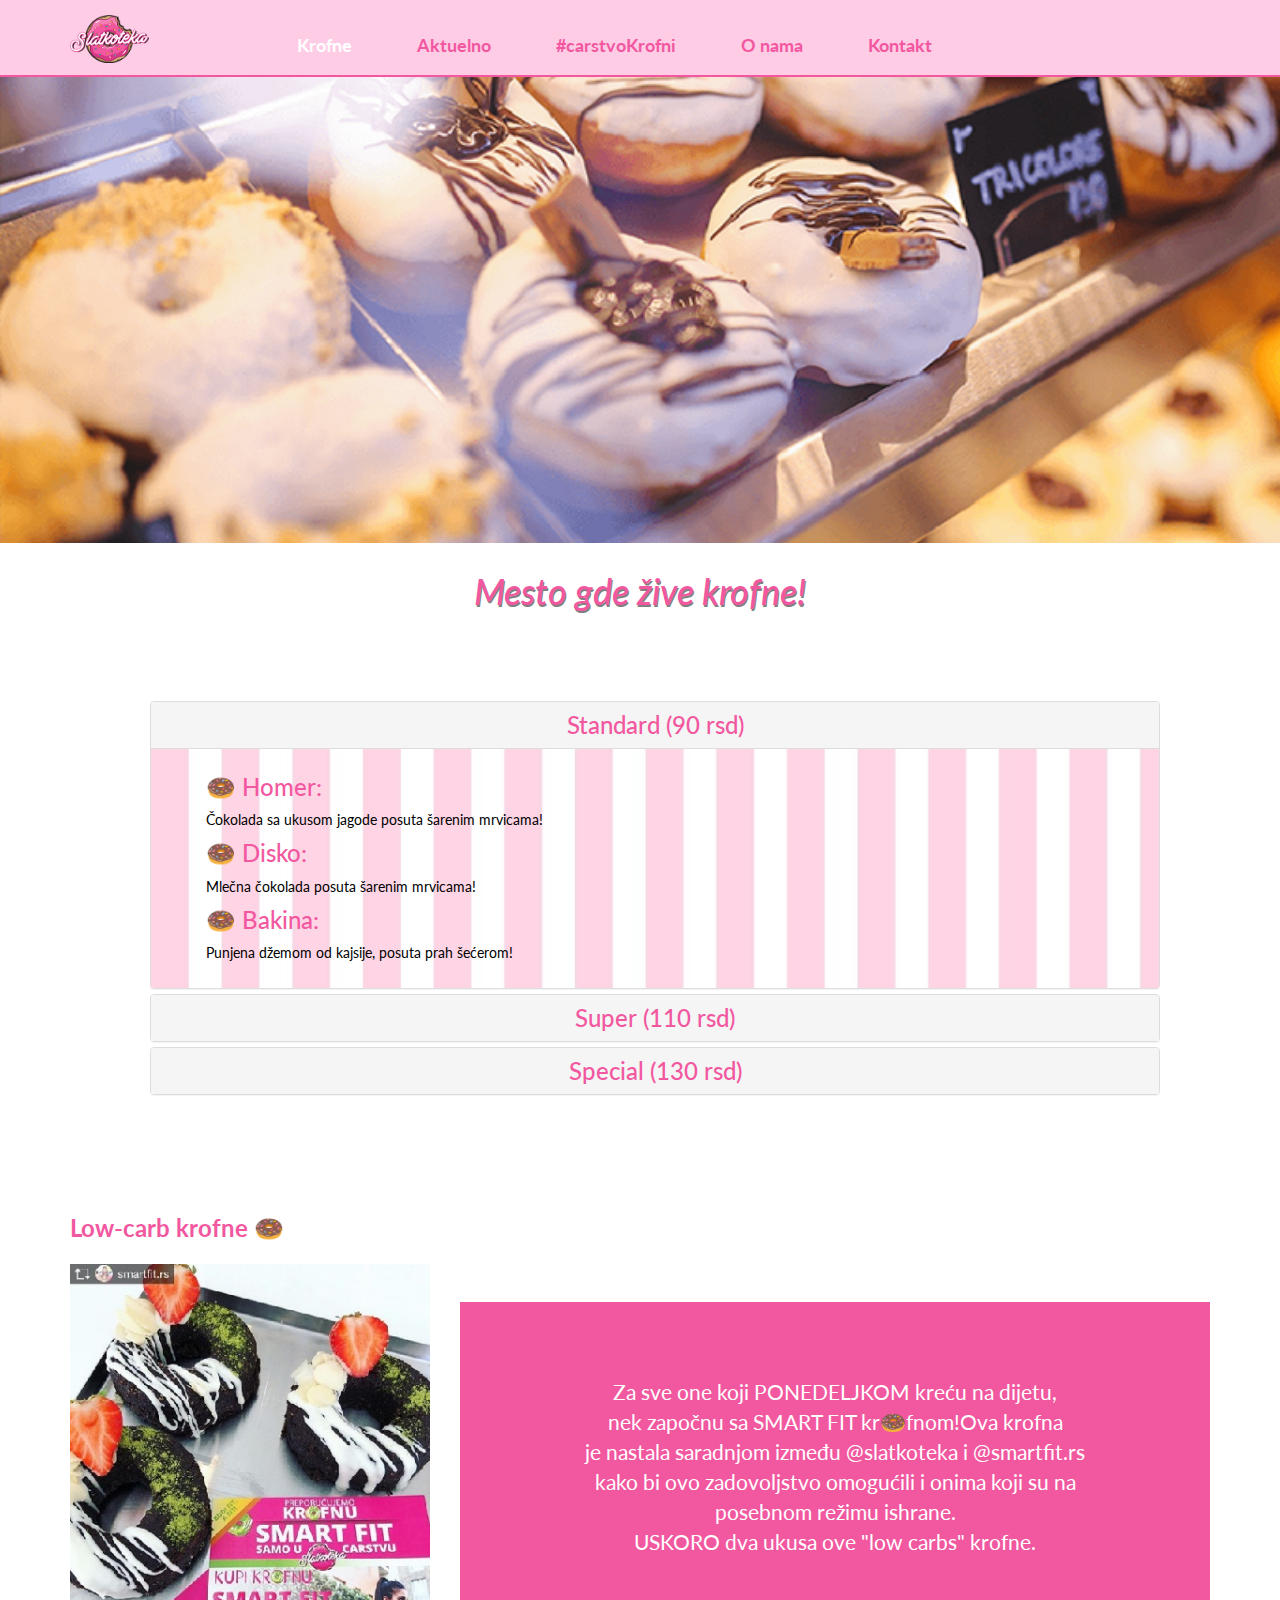
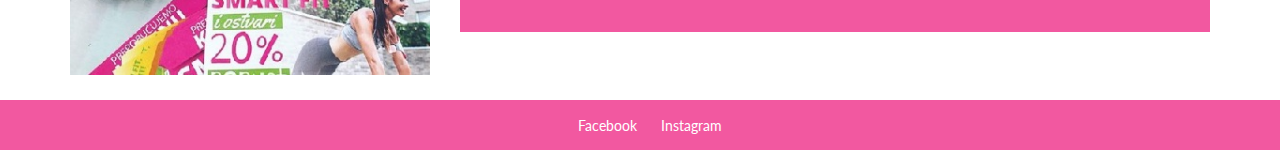
<file: Slatkoteka/index.html>
<!DOCTYPE html>
<html lang="en">
<head>
	<title>Slatkoteka</title>
	<link rel="icon" href="images/icon.png" id="icon">
    <meta charset="utf-8">
    <meta name="viewport" content="width=device-width, initial-scale=1">
    <link rel="stylesheet" href="https://maxcdn.bootstrapcdn.com/bootstrap/3.3.7/css/bootstrap.min.css">
    <link rel="stylesheet" type="text/css" href="css/style.css">
    <link href="https://fonts.googleapis.com/css?family=Lato" rel="stylesheet"> 
    <script src="https://ajax.googleapis.com/ajax/libs/jquery/3.2.1/jquery.min.js"></script>
    <script src="https://maxcdn.bootstrapcdn.com/bootstrap/3.3.7/js/bootstrap.min.js"></script>
    <script src="js/main.js" type="text/javascript"></script>

    <!--collapse background-->
    <style type="text/css">
    	
		#collapse1, #collapse2, #collapse3{
			background-image: url("images/super.jpg");
		}

    </style>
    <!--*********************************-->

</head>
<body>
	<header>
		<nav class="navbar navbar-inverse navbar-fixed-top" id="meni">
		  <div class="container">
		    <div class="navbar-header">
		    	<button id="button" type="button" class="navbar-toggle" data-toggle="collapse" data-target="#myNavbar">
			        <span class="icon-bar"></span>
			        <span class="icon-bar"></span>
			        <span class="icon-bar"></span> 
			    </button>
			    <a class="navbar-brand" href="index.html"><img src="images/logo.png" id="logo" alt="logo"></a>
			    
		    </div>
		    
		    <div class="collapse navbar-collapse" id="myNavbar">
			    <ul class="nav navbar-nav">
			      	<li class="active"><a href="index.html">Krofne</a></li>
			      	<li><a href="aktuelno.html">Aktuelno</a></li>	
			      	<li><a href="galerija.html">#carstvoKrofni</a></li>			
					<li><a href="info.html">O nama</a></li>
					<li><a href="kontakt.html">Kontakt</a></li>
			    </ul>
		  	</div>	
		</nav>
	</header>



		<div class=" slider" id="main-slider">
			<div class="slider-wrapper">
				<img src="images/album/album21.png" alt="First" class="slide img-responsive" />
				<img src="images/album/cover.jpg" alt="Second" class="slide img-responsive" />
				<img src="images/album/album22.png" alt="Third" class="slide img-responsive" />
			</div>
		</div>		

	<div id="content" class="container">
		
		<div class="row">
  			<div class="col-md-12"><h1 id="krofna">Mesto gde žive krofne!</h1></div>
		</div>
		


		<div class="container" id="ponuda">
  
		  <div class="panel-group" id="kategorija">
		    <div class="panel panel-default">
		      <div class="panel-heading">
		        <h4 class="panel-title">
		          <a data-toggle="collapse" data-parent="#kategorija" href="#collapse1">Standard (90 rsd)</a>
		        </h4>
		      </div>
		      <div id="collapse1" class="panel-collapse collapse in">
		        <div class="panel-body">
		        	<ul>
		        		<li><h5>🍩 Homer:</h5>Čokolada sa ukusom jagode posuta šarenim mrvicama!</li>
						<li><h5>🍩 Disko:</h5>Mlečna čokolada posuta šarenim mrvicama!</li>
						<li><h5>🍩 Bakina:</h5>Punjena džemom od kajsije, posuta prah šećerom!</li>
		        	</ul>
		        </div>
		      </div>
		   	</div>
		    <div class="panel panel-default">
		      <div class="panel-heading">
		        <h4 class="panel-title" >
		          <a data-toggle="collapse" data-parent="#kategorija" href="#collapse2">Super (110 rsd)</a>
		        </h4>
		      </div>
		      <div id="collapse2" class="panel-collapse collapse">
		        <div class="panel-body">
		        	<ul>
		        		<li><h5>🍩 Oreo:</h5>Bela čokolada i oreo keks!</li>
						<li><h5>🍩 Krofnaelo:</h5>Bela čokolada posuta seckanim lešnicima i kokosom!</li>
						<li><h5>🍩 Lenja:</h5>Punjena nadevom od jabuke, posuta prah šećerom i cimetom!</li>
						<li><h5>🍩 Bademina:</h5>Bela čokolada posuta listićima badema!</li>
		        	</ul>
		        </div>
		      </div>
		    </div>
		    <div class="panel panel-default">
		      <div class="panel-heading">
		        <h4 class="panel-title" >
		          <a data-toggle="collapse" data-parent="#kategorija" href="#collapse3">Special (130 rsd)</a>
		        </h4>
		      </div>
		      <div id="collapse3" class="panel-collapse collapse">
		        <div class="panel-body">
		        	<ul>
		        		<li><h5>🍩 Nutelofna:</h5>Umočena u nutelu, posuta seckanim lešnicima!</li>
						<li><h5>🍩 Nutelara:</h5>Punjena nutelom, umočena u mlečnu čokoladu i plazmu!</li>
						<li><h5>🍩 Kinder:</h5>Mlečna čokolada posuta lešnikom i punjena kinder belom čokoladom i kinder buenom u sredini!</li>
						<li><h5>🍩 Snikerka:</h5>Mlečna čokolada posuta kikirikijem, punjena karamel filov i snikersom u sredini!</li>
						<li><h5>🍩 Cheese cake:</h5>Bela čokolada posuta plazmom, punjena malina filom i rikotom u sredini!</li>
						<li><h5>🍩 Beli kinder:</h5>Bela čokolada prošarana mlečnom čokoladom i punjena kinder belom čokoladom u sredini uz kinder čokoladicu!</li>
						<li><h5>🍩 Trikolore:</h5>Bela čokolada prošarana mlečnom čokoladom, a punjena crnom čokoladom i kit kat čokoladicom u sredini!</li>
						<li><h5>🍩 Kapri:</h5>Mlečna čokolada posuta belim čokoladnim mrvicama, punjena vanila filom i filom od šumskog voća, sa malinom i nanom u sredini!</li>	
						<li><h5>🍩 Double Caramel:</h5>Bela čokolada posuta crnim čokoladnim mrvicama, punjena karamel filom i karamel prelivom, uz kockicu čokolade od karamele u sredini!</li>
						<li><h5>🍩 Nugatina:</h5>Mlečna čokolada posuta lešnicima sa nugat filom u sredini i nugat čokoladnom kockicom!</li>
		        	</ul>
		        </div>
		      </div>
		    </div>
		  </div> 
		</div>
		
		<div class="row">
			<div class="col-md-12">
				<h3 id="low-carb">Low-carb krofne 🍩 </h3>
			</div>
		  	<div class="col-md-4">
		  		<a href="https://www.smartfit.rs" target="_blank"><img src="images/low-carb.jpg" class="img-responsive" style="width:100%"></a>
		  	</div>
		  	<div class="col-md-8">
		  		<p id="low-carb-p">Za sve one koji PONEDELJKOM kreću na dijetu,<br> nek započnu sa SMART FIT kr🍩fnom!Ova krofna<br>je nastala saradnjom između <a href="https://www.instagram.com/slatkoteka/" target="_blank">@slatkoteka</a> i <a href="https://www.instagram.com/smartfit.rs/" target="_blank">@smartfit.rs</a><br> kako bi ovo zadovoljstvo omogućili i onima koji su na <br>posebnom režimu ishrane.<br>USKORO dva ukusa ove "low carbs" krofne.</p>
		  	</div>

		</div>
		
		 		
	</div>

	
	<footer>
		<div class="container">
			<ul id="footerMenu">
				<li><a href="https://www.facebook.com/Slatkoteka/" target="_blank")>Facebook</a></li>
				<li><a href="https://www.instagram.com/slatkoteka/" target="_blank">Instagram</a></li>	
			</ul>
		</div>
	</footer>
	
	
	

     

</body>


</html>
</file>
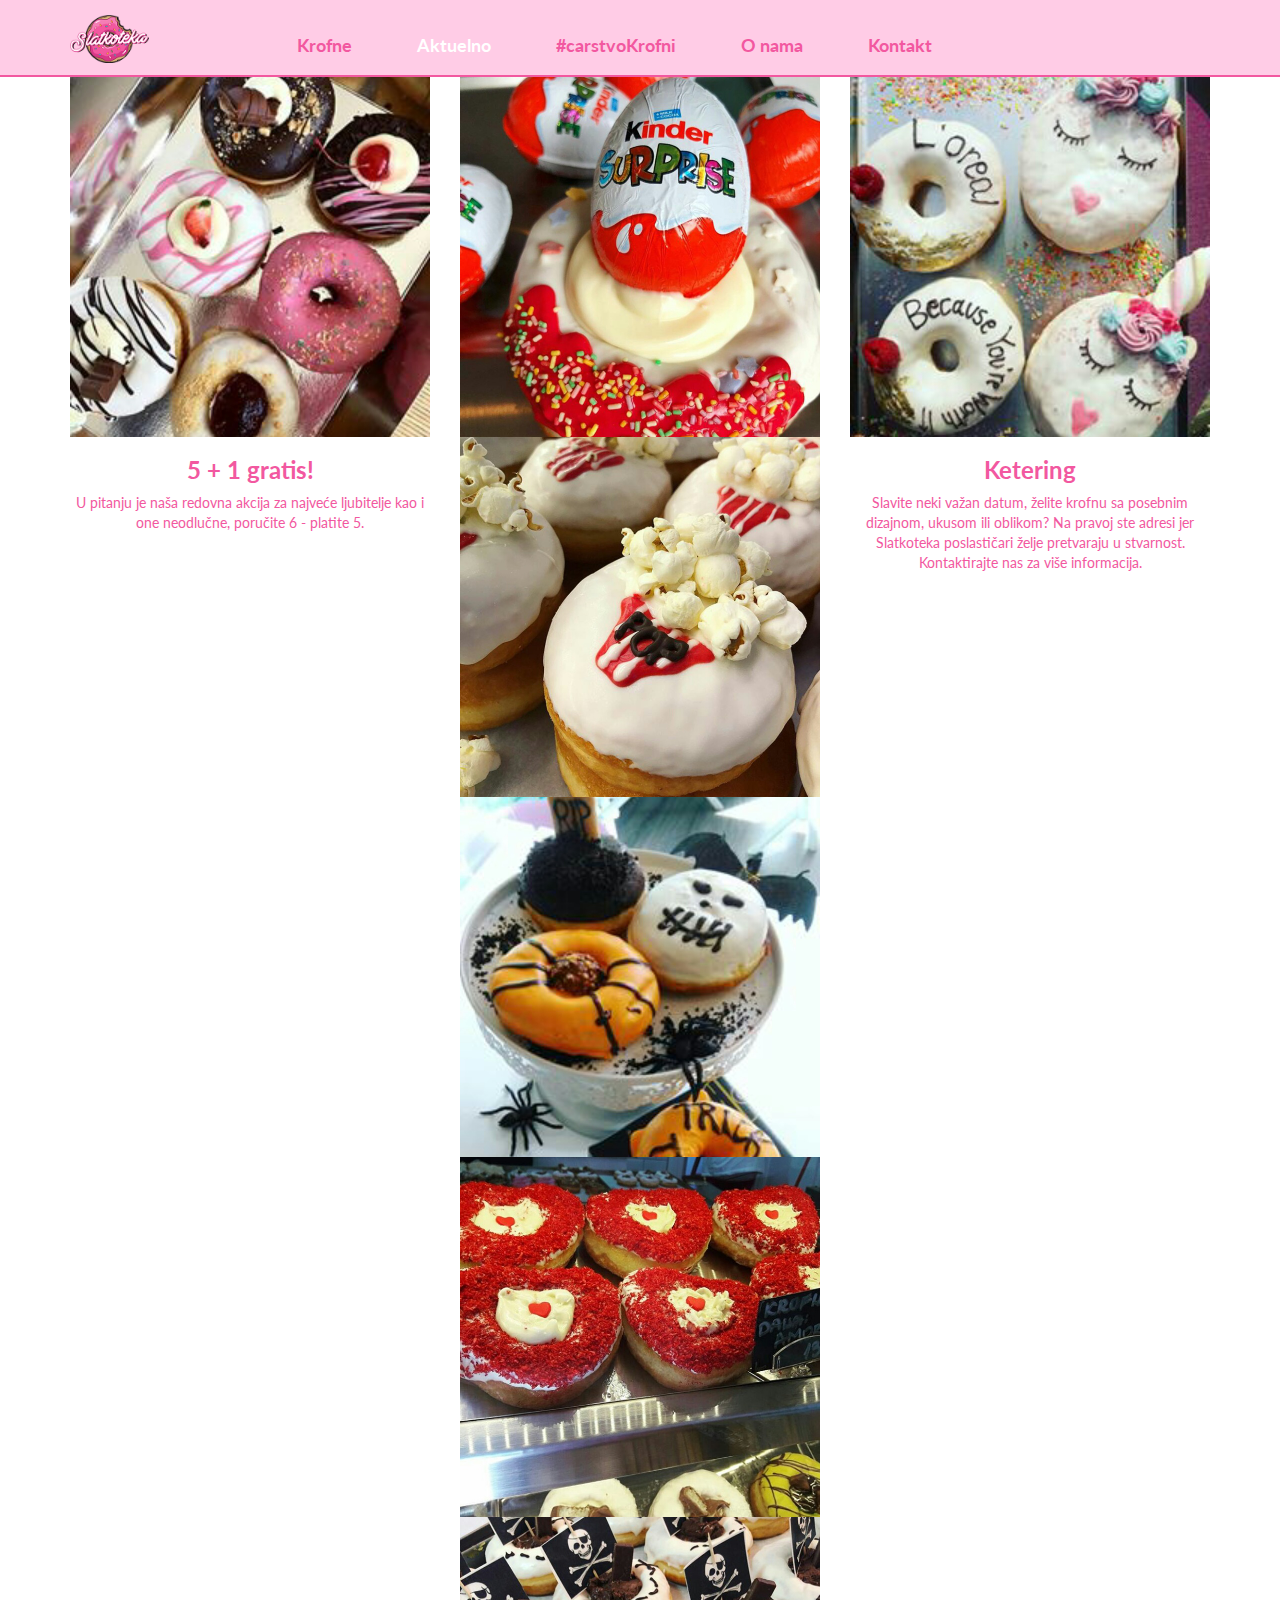
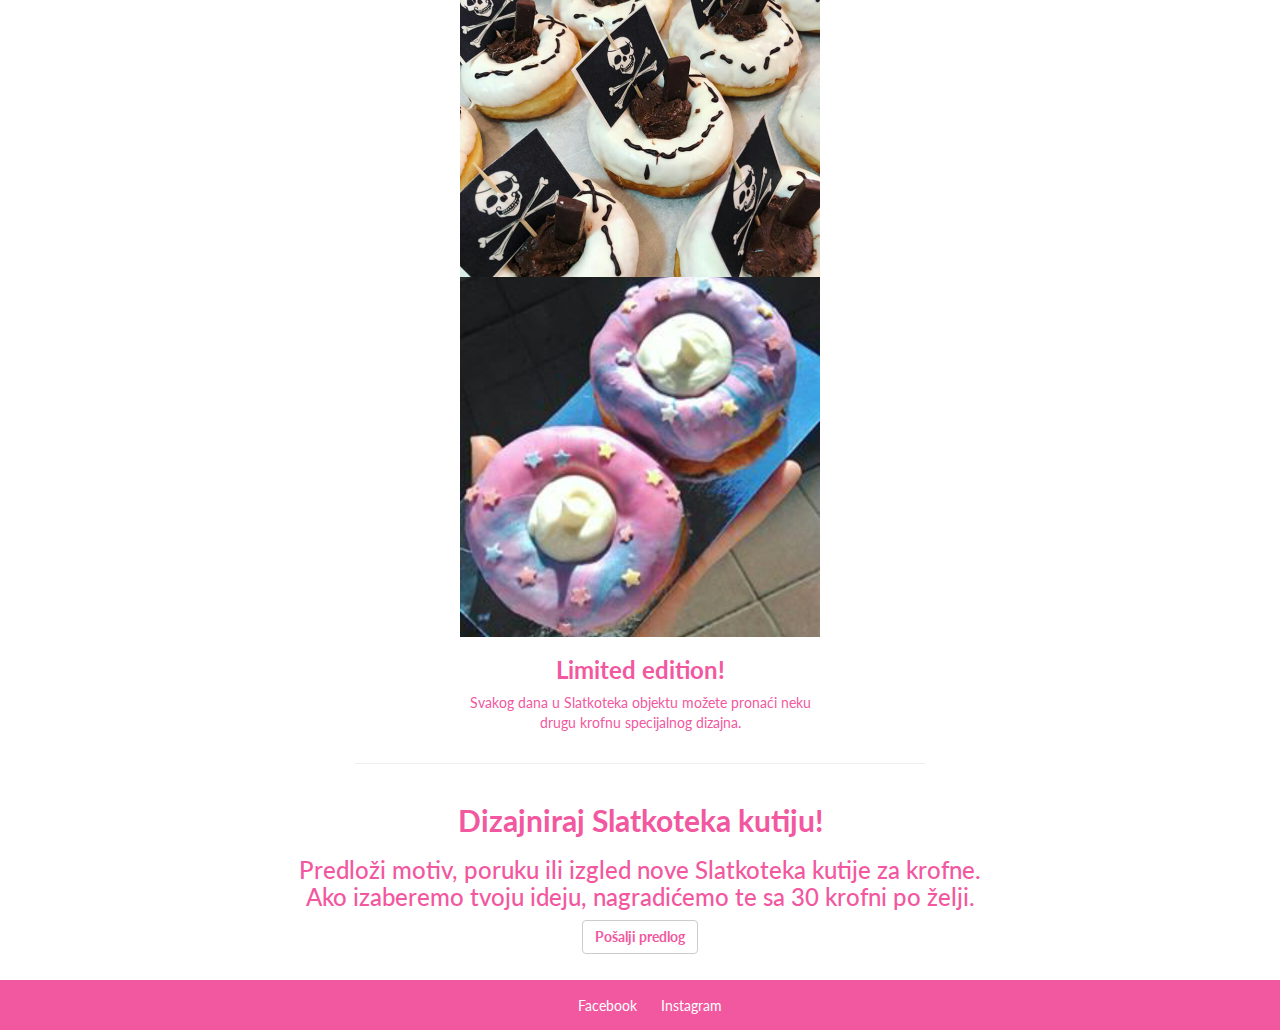
<file: Slatkoteka/aktuelno.html>
<!DOCTYPE html>
<html lang="en">
<head>
	<title>Slatkoteka</title>
	<link rel="icon" href="images/icon.png" id="icon">
    <meta charset="utf-8">
    <meta name="viewport" content="width=device-width, initial-scale=1">
    <link rel="stylesheet" href="https://maxcdn.bootstrapcdn.com/bootstrap/3.3.7/css/bootstrap.min.css">
    <link rel="stylesheet" type="text/css" href="css/style.css">
    <link href="https://fonts.googleapis.com/css?family=Lato" rel="stylesheet"> 
    <script src="https://ajax.googleapis.com/ajax/libs/jquery/3.2.1/jquery.min.js"></script>
	<script type="text/javascript" src="http://malsup.github.com/jquery.cycle.all.js"></script>
    <script src="https://maxcdn.bootstrapcdn.com/bootstrap/3.3.7/js/bootstrap.min.js"></script>
    <script src="js/main.js" type="text/javascript"></script>
</head>
<body>
	<header>
		<nav class="navbar navbar-inverse navbar-fixed-top" id="meni">
		  <div class="container">
		    <div class="navbar-header">
		    	<button id="button" type="button" class="navbar-toggle" data-toggle="collapse" data-target="#myNavbar">
			        <span class="icon-bar"></span>
			        <span class="icon-bar"></span>
			        <span class="icon-bar"></span> 
			    </button>
			    <a class="navbar-brand" href="index.html"><img src="images/logo.png" id="logo"></a>
			    
		    </div>
		    
		    <div class="collapse navbar-collapse" id="myNavbar">
			    <ul class="nav navbar-nav">
			      	<li ><a href="index.html">Krofne</a></li>
			      	<li class="active"><a href="aktuelno.html">Aktuelno</a></li>	
			      	<li><a href="galerija.html">#carstvoKrofni</a></li>			
					<li><a href="info.html">O nama</a></li>
					<li><a href="kontakt.html">Kontakt</a></li>
			    </ul>
		  	</div>	
		</nav>
	</header>

	<div id="content" class="container">
		<div class="row">
			<div class="col-md-4">
				<img src="images/5plus1.jpeg" class="img-responsive"> 
				<h3><b>5 + 1 gratis!</b></h3>
			  	<p>U pitanju je naša redovna akcija za najveće ljubitelje kao i one neodlučne, poručite 6 - platite 5.</p>	
			</div>
			<div class="col-md-4">
				<div class="slideshow">
					<img src="images/1.jpeg" class="img-responsive" >
					<img src="images/2.jpeg" class="img-responsive" >
					<img src="images/3.jpeg" class="img-responsive" >
					<img src="images/4.jpeg" class="img-responsive">
					<img src="images/5.jpeg" class="img-responsive">
					<img src="images/6.jpeg" class="img-responsive" >
				</div>
				<h3><b>Limited edition!</b></h3>
		  		<p>Svakog dana u Slatkoteka objektu možete pronaći neku drugu krofnu specijalnog dizajna.</p>
			</div>
		  	<div class="col-md-4">
				<img src="images/ketering.jpeg" class="img-responsive" >
				<h3><b>Ketering</b></h3>
			  	<p>Slavite neki važan datum, želite krofnu sa posebnim dizajnom, ukusom ili oblikom? Na pravoj ste adresi jer Slatkoteka poslastičari želje pretvaraju u stvarnost. Kontaktirajte nas za više informacija.</p>
			</div>
		</div>
		
		<hr/>

		<div class="row">
			<div class="col-md-2"></div>
			<div class="col-md-8">
			  	<h2><b>Dizajniraj Slatkoteka kutiju!</b></h2>
			  	<h3>Predloži motiv, poruku ili izgled nove Slatkoteka kutije za krofne.<br/> Ako izaberemo tvoju ideju, nagradićemo te sa 30 krofni po želji.</h3>
			</div>
		</div>
		<div class="row">
			<div class="col-md-5"></div>
			<div class="col-md-2">
			  	<a class="btn btn-default" href="#posalji-dizajn" data-toggle="modal">Pošalji predlog</a>
			</div>
			<div class="col-md-5"></div>
		</div>

		

	</div>


	
	<footer>
		<div class="container">
			<ul id="footerMenu">
				<li><a href="https://www.facebook.com/Slatkoteka/">Facebook</a></li>
				<li><a href="https://www.instagram.com/slatkoteka/">Instagram</a></li>	
			</ul>
		</div>
	</footer>

	<div class = "modal fade" id="posalji-dizajn" role = "dialog">
			<div class="modal-dialog" id="overlay">
				<div class = "modal-content">

					<form class="form-horizontal">
						<div class = "modal-header">
							<h4>Pošalji predlog dizajna!</h4>
						</div>

						<div class = "modal-body">
							
					  		<div class="form-group">
						    	<div class="col-sm-12">
						      		<input type="text" class="form-control" name="imePrezime" placeholder="Ime i prezime" minlength="2" required>
						    	</div>
						  	</div>
						  	<div class="form-group">
							    <div class="col-sm-12">
							      	<input type="email" class="form-control" name="email" placeholder="Email" required>
							    </div>
							</div>
						  	<div class="form-group">
						    	<div class="col-sm-12">
						      		<input type="text" class="form-control" name="naslov" placeholder="Naslov">
						    	</div>
						  	</div>
						  	<div class="form-group">
						    	<div class="col-sm-12">
						      		<textarea class="form-control" rows="7" name="poruka" placeholder="Poruka" required></textarea>
						    	</div>
						  	</div>
						  	
						  					
						</div>

						<div class = "modal-footer">
							<button type="submit" class="btn btn-default" onclick="validacija()">Pošalji</button>
							<a class="btn btn-default" data-dismiss="modal">Zatvori</a>
						</div>
					</form>
				</div>
			</div>

		</div>
	
	    

</body>


</html>
</file>
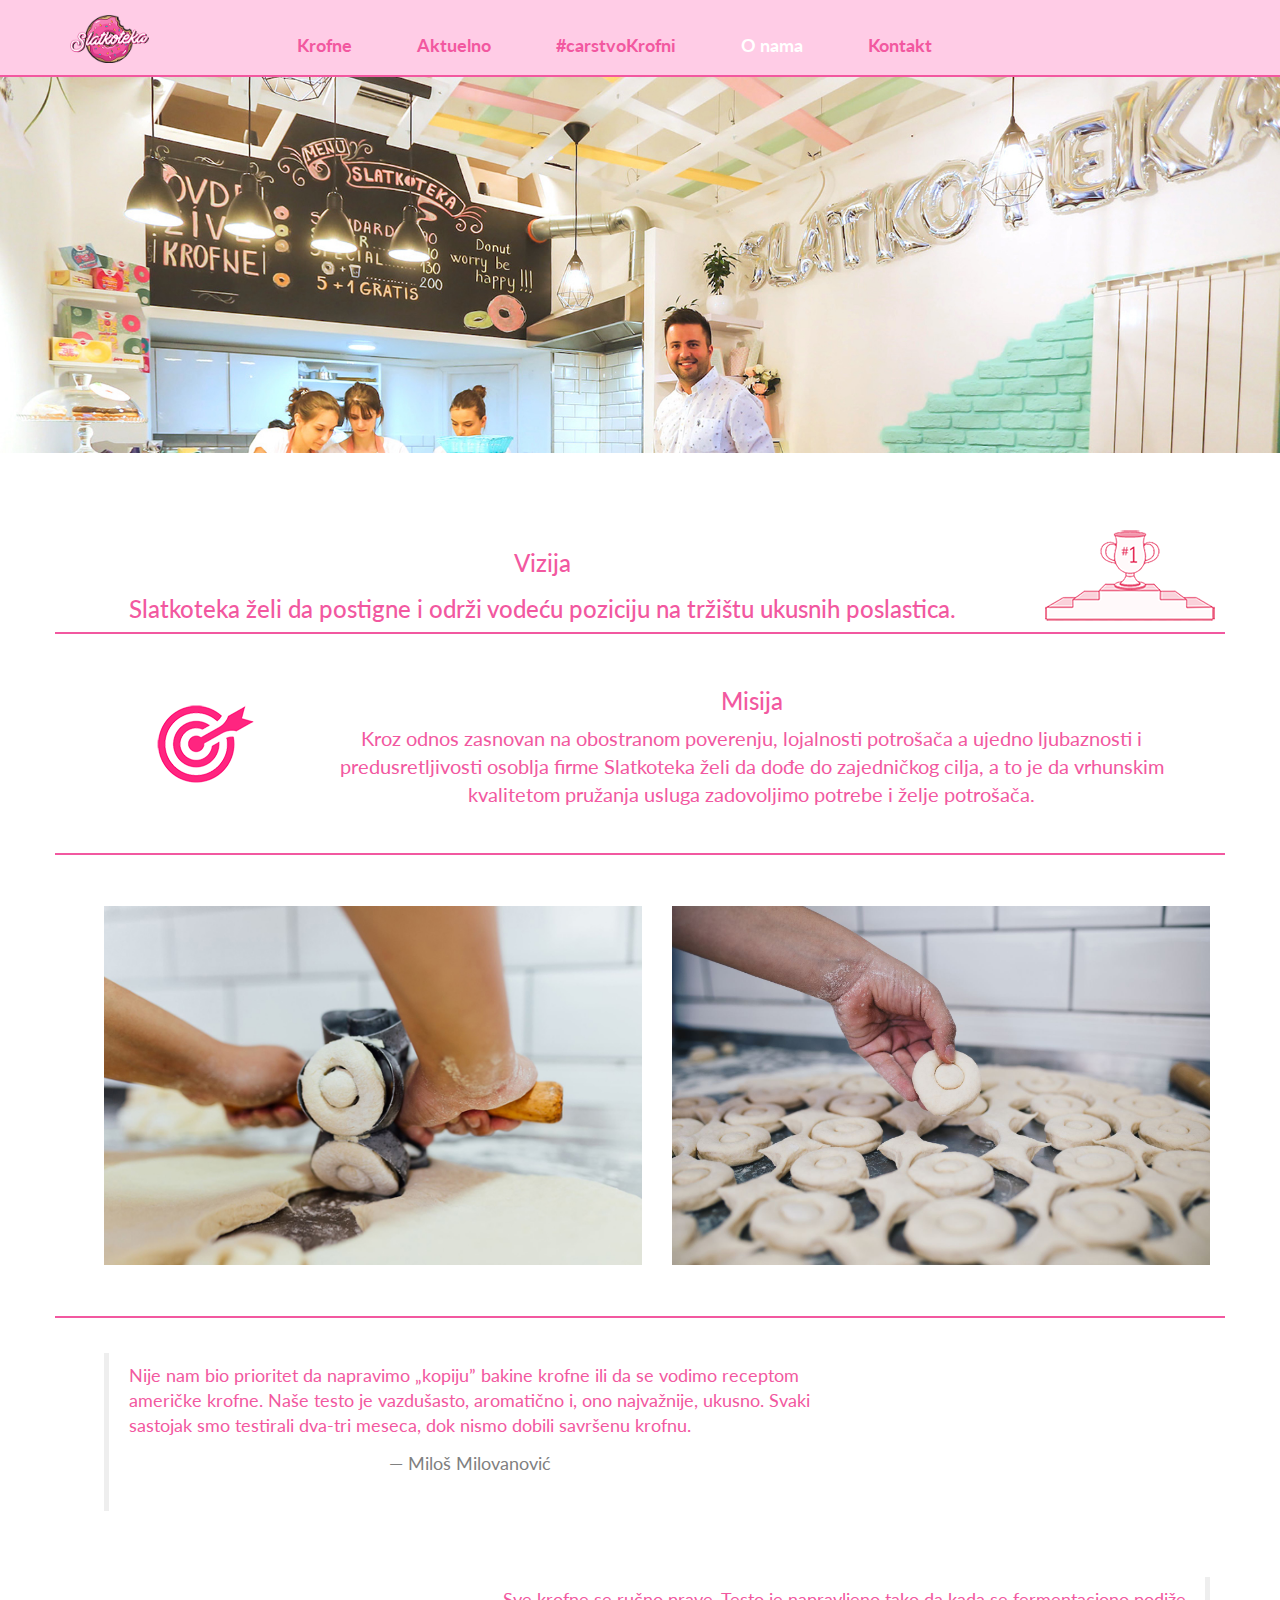
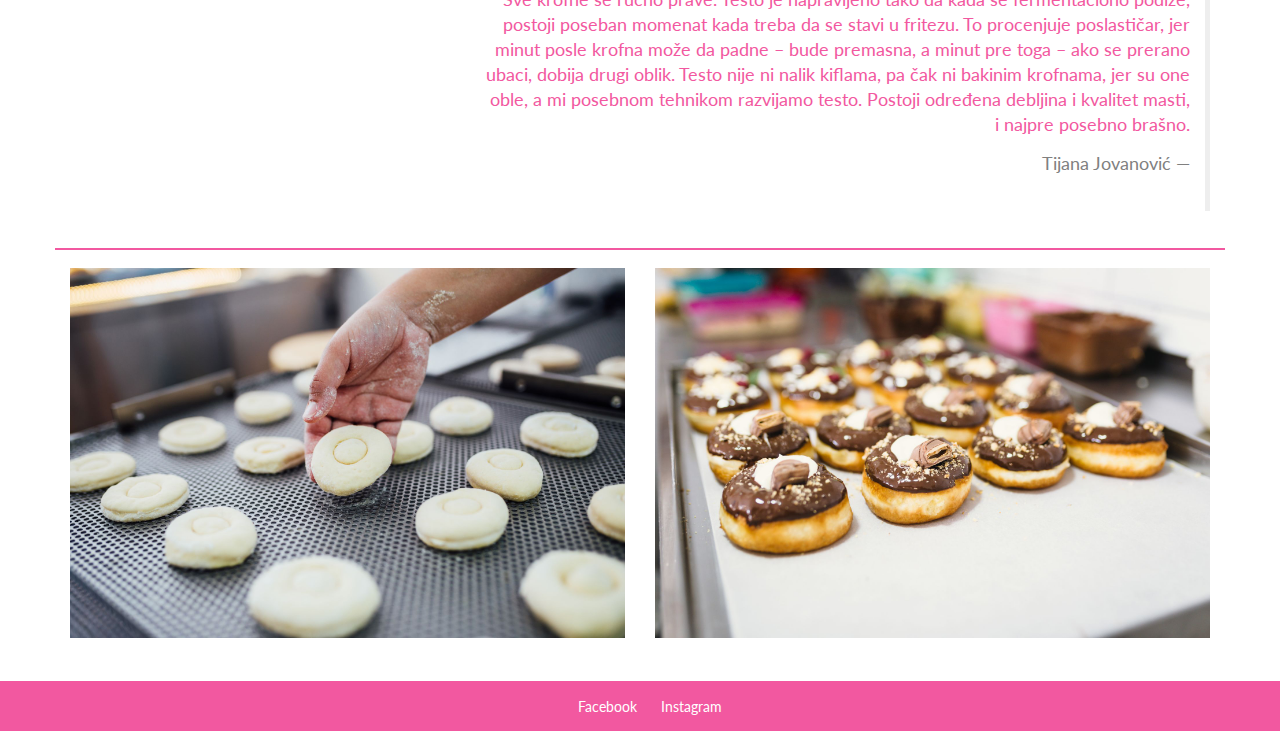
<file: Slatkoteka/info.html>
<!DOCTYPE html>
<html lang="en">
<head>
	<title>Slatkoteka</title>
	<link rel="icon" href="images/icon.png" id="icon">
    <meta charset="utf-8">
    <meta name="viewport" content="width=device-width, initial-scale=1">
    <link rel="stylesheet" href="https://maxcdn.bootstrapcdn.com/bootstrap/3.3.7/css/bootstrap.min.css">
    <link rel="stylesheet" type="text/css" href="css/style.css">
    <link href="https://fonts.googleapis.com/css?family=Lato" rel="stylesheet"> 
    <script src="https://ajax.googleapis.com/ajax/libs/jquery/3.2.1/jquery.min.js"></script>
    <script src="https://maxcdn.bootstrapcdn.com/bootstrap/3.3.7/js/bootstrap.min.js"></script>
    <script src="js/main.js" type="text/javascript"></script>
</head>
<body>
	<header>
		<nav class="navbar navbar-inverse navbar-fixed-top" id="meni">
		  <div class="container">
		    <div class="navbar-header">
		    	<button id="button" type="button" class="navbar-toggle" data-toggle="collapse" data-target="#myNavbar">
			        <span class="icon-bar"></span>
			        <span class="icon-bar"></span>
			        <span class="icon-bar"></span> 
			    </button>
			    <a class="navbar-brand" href="index.html"><img src="images/logo.png" id="logo"></a>
			    
		    </div>
		    
		    <div class="collapse navbar-collapse" id="myNavbar">
			    <ul class="nav navbar-nav">
			      	<li ><a href="index.html">Krofne</a></li>
			      	<li><a href="aktuelno.html">Aktuelno</a></li>	
			      	<li><a href="galerija.html">#carstvoKrofni</a></li>			
					<li class="active"><a href="info.html">O nama</a></li>
					<li><a href="kontakt.html">Kontakt</a></li>
			    </ul>
		  	</div>	
		</nav>
	</header>

	<div class="row">
		<div class="col-md-12">
			<img src="images/o-nama.jpg" id="o-nama" class="img-responsive">
		</div>			
	</div>

	<div id="content" class="container">
		<div class="row" >
			<div class="col-md-10">
				<h3>Vizija<h3> 
				<p>Slatkoteka želi da postigne i održi vodeću poziciju na tržištu ukusnih poslastica.</p>
			</div>	

			<div class="col-md-2">
				<img src="images/vizija.png" id="vizija-img">
			</div>	
		</div>

		<div class="row pocetak" >
		<div class="col-md-2" id="misija-img">
				<img src="images/misija.png">
			</div>
			<div class="col-md-10">
				<h3>Misija</h3>
				<p>Kroz odnos zasnovan na obostranom poverenju, lojalnosti potrošača a ujedno ljubaznosti i predusretljivosti osoblja firme Slatkoteka želi da dođe do zajedničkog cilja, a to je da vrhunskim kvalitetom pružanja usluga zadovoljimo potrebe i želje potrošača.</p>
			</div>		
			
		</div>

		

		<div class="row pocetak">
			<div class="col-md-6 kolona">
				<img src="images/making-of1.jpg" class="img-responsive">
			</div>		
			<div class="col-md-6 kolona">
				<img src="images/making-of2.jpg" class="img-responsive">
			</div>				
		</div>

		<div class="row pocetak">
			<div class="col-md-8">
				<blockquote class="blockquote">
				  	<p class="mb-0" style="text-align: left">Nije nam bio prioritet da napravimo „kopiju” bakine krofne ili da se vodimo receptom američke krofne. Naše testo je vazdušasto, aromatično i, ono najvažnije, ukusno. Svaki sastojak smo testirali dva-tri meseca, dok nismo dobili savršenu krofnu.</p>
				  	<footer class="blockquote-footer">Miloš Milovanović</footer>
				</blockquote>
			</div>		
			<div class="col-md-4"></div>			
		</div>

		<div class="row kraj">
			<div class="col-md-4"></div>
			<div class="col-md-8">
				<blockquote class="blockquote blockquote-reverse">
				  <p class="mb-0" style="text-align: right">Sve krofne se ručno prave.  Testo je napravljeno tako da kada se fermentaciono podiže, postoji poseban momenat kada treba da se stavi u fritezu. To procenjuje poslastičar, jer minut posle krofna može da padne – bude premasna, a minut pre toga – ako se prerano ubaci, dobija drugi oblik. Testo nije ni nalik kiflama, pa čak ni bakinim krofnama, jer su one oble, a mi  posebnom tehnikom razvijamo testo. Postoji određena debljina i kvalitet masti, i najpre posebno brašno.</p>
				  <footer class="blockquote-footer">Tijana Jovanović</footer>
				</blockquote>
			</div>		
						
		</div>
		
			
		<div class="row">
			<div class="col-md-6 kolona">
				<img src="images/making-of3.jpg" class="img-responsive">
			</div>		
			<div class="col-md-6 kolona">
				<img src="images/making-of4.jpg" class="img-responsive">
			</div>				
		</div>
	</div>

	
	<footer>
		<div class="container">
			<ul id="footerMenu">
				<li><a href="https://www.facebook.com/Slatkoteka/">Facebook</a></li>
				<li><a href="https://www.instagram.com/slatkoteka/">Instagram</a></li>	
			</ul>
		</div>
	</footer>
	
	
	
     

</body>


</html>
</file>
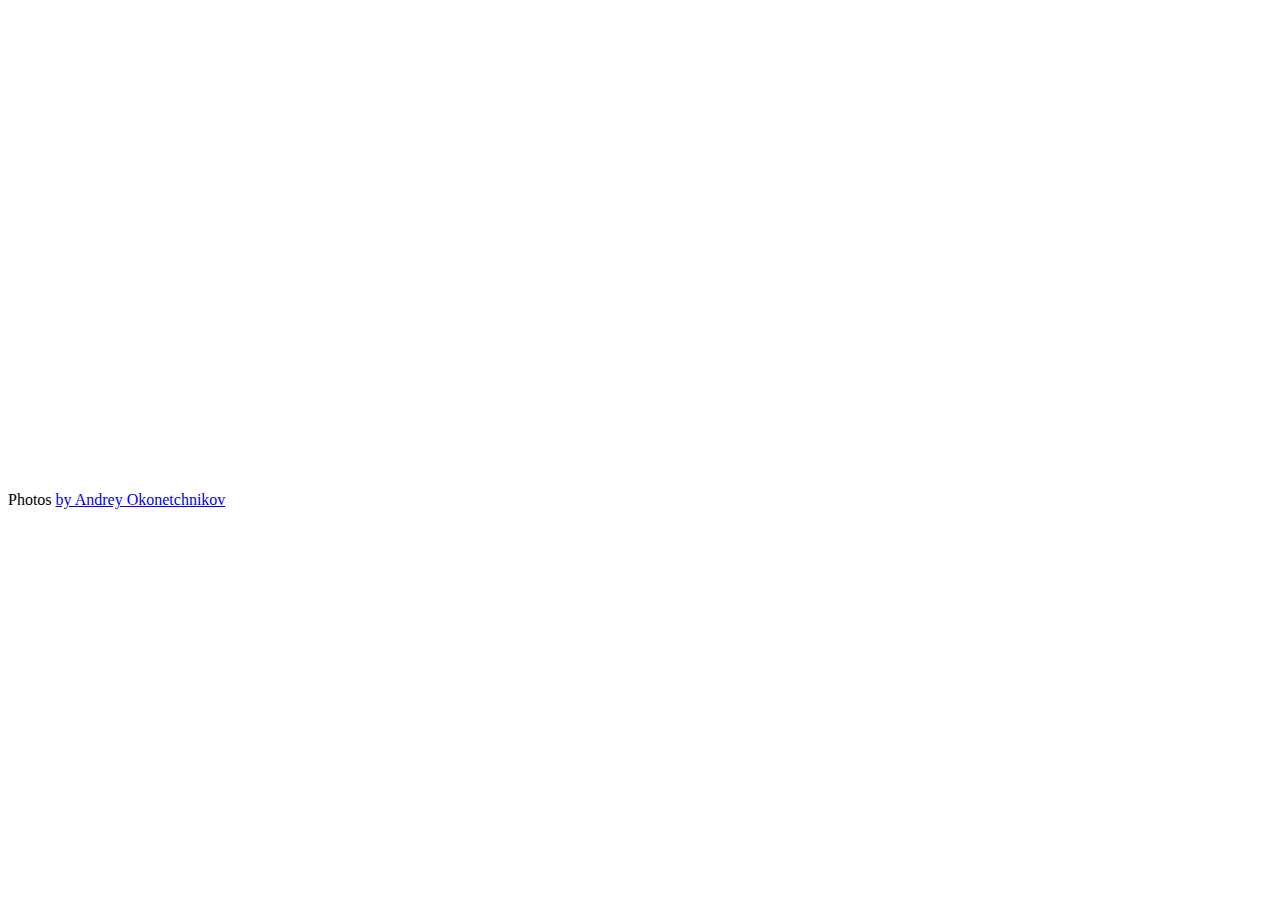
<file: Slatkoteka/fotorama-4.6.2/example.html>
<!DOCTYPE html>
<html>
<head>
  <title>Basic fotorama</title>
  <meta charset="utf-8">
  <meta name="viewport" content="width=device-width">

  <!-- jQuery -->
  <script src="http://code.jquery.com/jquery-1.10.2.min.js"></script>

  <!-- Fotorama -->
  <link href="fotorama.css" rel="stylesheet">
  <script src="fotorama.js"></script>

  <!-- Just don’t want to repeat this prefix in every img[src] -->
  <base href="http://s.fotorama.io/okonechnikov/">
</head>

<body>

<!-- Fotorama -->
<div class="fotorama" data-width="700" data-ratio="700/467" data-max-width="100%">
  <img src="1-lo.jpg">
  <img src="2-lo.jpg">
  <img src="9-lo.jpg">
  <img src="6-lo.jpg">
  <img src="5-lo.jpg">
</div>

<!-- © -->
<p>Photos <a href="http://okonet.ru/">by Andrey Okonetchnikov</a></p>
</body>
</html>
</file>
<file: Slatkoteka/css/style.css>
@media only screen and (max-width: 760px) {
    #logo {
    	display: none;
    }

    #content{
    	padding-top:11%;
    }

    #o-nama {
		display: none;
	}

    .fotorama{
    	padding-top: 7%;
    	padding-bottom: 3%;

    }


}



*{
	font-family: 'Lato', sans-serif;
}

body{
	margin:0;
	padding:0;
	height: 100%;
	background-color: white;
	background-repeat: repeat-x;
	
}

body p{
		color: #f258a0;

}

h1 {
	font-style: italic;
	text-shadow: 1px 2px gray;
}

h1, h2, h3, h4{
	text-align: center;
	color: #f258a0;
}

h5 {
	color:#f258a0;
	font-size: 170%;
	text-align: justify; 
}

a{
	color:white;
}

a:hover{
	font-weight: bold;
	text-decoration: none;
	color:white;
}

hr{
	width: 50%;
}

#content{
	margin-top:6%;
	text-align: center;
}


/*-------------header--------------*/

#meni{
	background-color:  #ffcce6;
	border-bottom: 2px solid #f258a0;

}

#myNavbar a{
	color: #f258a0;
	margin-top: 20px;
	font-weight: bold;
	font-size: 18px;
	padding-bottom: 20px;
	padding-right: 50px;

}

#button{
	background-color: #ffcce6;
	border: none;
}

#button:hover{
	background-color: #f258a0;
}

#myNavbar .active a{
	background-color: #ffcce6;
	color: white;
}

#logo{
	width: 40%;
}

#main-slider{
	margin-bottom: 37%;
}

.slider {
	width: 100%;
	margin: 2em auto;
	
}

.slider-wrapper {
	width: 100%;
	height: 70px;
	position: relative;
}

.slide {
	position: absolute;
	width: 100%;
	opacity: 0;
	transition: opacity 3s linear;
}

.slider-wrapper > .slide:first-child {
	opacity: 1;
}
/*---------pocetna--------*/

#krofna{
	margin-top: 0;
}

#ponuda {
	padding: 7%;
}

#ponuda li{
	color: black;
	list-style-type: none;
}

.panel-title {
	color:  #f258a0;
	font-size: 170%;
}

.panel-title a:hover{
	color:  #f258a0;
	font-weight: bold;
}

.panel-body{
	text-align: justify; 
	color:black;
}

#low-carb {
	color: #f258a0;	
	text-align: left;
	font-weight: bold; 
	margin-bottom: 2%;
}

#low-carb-p {
	text-align: center;
	margin-bottom: 2%;
	background-color: #f258a0;
	margin-top: 5%;
	padding-top: 10%;
	padding-bottom: 10%;
	color:white;
	font-size: 150%;
}



/*----------aktuelno------------*/
.btn {
	color: #f258a0;
	font-weight: bold;
}

.btn:hover{
	color: #f258a0;
}

/*-----------galerija---------*/


.fotorama{
	margin-top: 3%;
	margin-bottom: 3%;
}

/*---------o nama----------*/

#misija-img{
	padding-top: 3%; 
	padding-left: 5%;
}

.pocetak{
	margin-bottom: 3%;
	padding-top: 3%;
	padding-left: 3%;
	border-top: 2px #f258a0 solid;
	text-align: center; 
	font-size: 140%;
}

.kraj{
	padding-bottom: 1.5%;
	padding-top: 1%;
	padding-left: 3%;
	border-bottom: 2px #f258a0 solid;
	text-align: center; 
	font-size: 140%;
}

.kolona {
	margin-top: 1.5%;
	margin-bottom: 1.5%;
}

.blockquote-footer {
	background: none;
	font-size: 100%;
	color: #808080;
}

/*----------kontakt------------*/

#message{
	width: 30%;
}

#pink-line{
	width: 50%;
}

#info{
	text-align: left;
	margin-bottom: 2%;
	background-color: #f258a0;
	padding-top: 1%;
	padding-bottom: 1%;
}

#info p {
	color:white;
}

th, td, tr{
	text-align: center;
	color: white;
}

#button-send-message{
	width:100%;
	color: #f258a0;
	font-weight: bold;
}

#map{
	height: 400px;
	width:100%;
	-webkit-filter: grayscale(50%);
	filter: grayscale(50%);
	
}

#dugmeMapa {
	background:white;
	color: #f258a0;
	font-weight: bold;
	padding: 12px 28px;
	border-radius: 8px;
	border: 1px solid #e7e7e7;
}


#demo {
	padding-top: 0.5%;
	font-size: 110%;
}

#song{
	display: none;
}

/*-----------footer-------------*/
footer{
	height:50px;
	width:100%;
	background-color: #f258a0;
	position: relative;
	margin-top: 2%;
	
}

#footerMenu{
	text-align: center;

}

#footerMenu li{
	list-style-type: none;
	display: inline-block;
	padding-top: 16px;
	padding-right: 20px;
}

#footerMenu a{
	font-size: 14px;
}
</file>
<file: Slatkoteka/fotorama-4.6.2/fotorama.css>
/*!
 * Fotorama 4.6.2 | http://fotorama.io/license/
 */
.fotorama__arr:focus:after,.fotorama__fullscreen-icon:focus:after,.fotorama__html,.fotorama__img,.fotorama__nav__frame:focus .fotorama__dot:after,.fotorama__nav__frame:focus .fotorama__thumb:after,.fotorama__stage__frame,.fotorama__stage__shaft,.fotorama__video iframe{position:absolute;width:100%;height:100%;top:0;right:0;left:0;bottom:0}.fotorama--fullscreen,.fotorama__img{max-width:99999px!important;max-height:99999px!important;min-width:0!important;min-height:0!important;border-radius:0!important;box-shadow:none!important;padding:0!important}.fotorama__wrap .fotorama__grab{cursor:move;cursor:-webkit-grab;cursor:-o-grab;cursor:-ms-grab;cursor:grab}.fotorama__grabbing *{cursor:move;cursor:-webkit-grabbing;cursor:-o-grabbing;cursor:-ms-grabbing;cursor:grabbing}.fotorama__spinner{position:absolute!important;top:50%!important;left:50%!important}.fotorama__wrap--css3 .fotorama__arr,.fotorama__wrap--css3 .fotorama__fullscreen-icon,.fotorama__wrap--css3 .fotorama__nav__shaft,.fotorama__wrap--css3 .fotorama__stage__shaft,.fotorama__wrap--css3 .fotorama__thumb-border,.fotorama__wrap--css3 .fotorama__video-close,.fotorama__wrap--css3 .fotorama__video-play{-webkit-transform:translate3d(0,0,0);transform:translate3d(0,0,0)}.fotorama__caption,.fotorama__nav:after,.fotorama__nav:before,.fotorama__stage:after,.fotorama__stage:before,.fotorama__wrap--css3 .fotorama__html,.fotorama__wrap--css3 .fotorama__nav,.fotorama__wrap--css3 .fotorama__spinner,.fotorama__wrap--css3 .fotorama__stage,.fotorama__wrap--css3 .fotorama__stage .fotorama__img,.fotorama__wrap--css3 .fotorama__stage__frame{-webkit-transform:translateZ(0);transform:translateZ(0)}.fotorama__arr:focus,.fotorama__fullscreen-icon:focus,.fotorama__nav__frame{outline:0}.fotorama__arr:focus:after,.fotorama__fullscreen-icon:focus:after,.fotorama__nav__frame:focus .fotorama__dot:after,.fotorama__nav__frame:focus .fotorama__thumb:after{content:'';border-radius:inherit;background-color:rgba(0,175,234,.5)}.fotorama__wrap--video .fotorama__stage,.fotorama__wrap--video .fotorama__stage__frame--video,.fotorama__wrap--video .fotorama__stage__frame--video .fotorama__html,.fotorama__wrap--video .fotorama__stage__frame--video .fotorama__img,.fotorama__wrap--video .fotorama__stage__shaft{-webkit-transform:none!important;transform:none!important}.fotorama__wrap--css3 .fotorama__nav__shaft,.fotorama__wrap--css3 .fotorama__stage__shaft,.fotorama__wrap--css3 .fotorama__thumb-border{transition-property:-webkit-transform,width;transition-property:transform,width;transition-timing-function:cubic-bezier(0.1,0,.25,1);transition-duration:0ms}.fotorama__arr,.fotorama__fullscreen-icon,.fotorama__no-select,.fotorama__video-close,.fotorama__video-play,.fotorama__wrap{-webkit-user-select:none;-moz-user-select:none;-ms-user-select:none;user-select:none}.fotorama__select{-webkit-user-select:text;-moz-user-select:text;-ms-user-select:text;user-select:text}.fotorama__nav,.fotorama__nav__frame{margin:auto;padding:0}.fotorama__caption__wrap,.fotorama__nav__frame,.fotorama__nav__shaft{-moz-box-orient:vertical;display:inline-block;vertical-align:middle;*display:inline;*zoom:1}.fotorama__wrap *{box-sizing:content-box}.fotorama__caption__wrap{box-sizing:border-box}.fotorama--hidden,.fotorama__load{position:absolute;left:-99999px;top:-99999px;z-index:-1}.fotorama__arr,.fotorama__fullscreen-icon,.fotorama__nav,.fotorama__nav__frame,.fotorama__nav__shaft,.fotorama__stage__frame,.fotorama__stage__shaft,.fotorama__video-close,.fotorama__video-play{-webkit-tap-highlight-color:transparent}.fotorama__arr,.fotorama__fullscreen-icon,.fotorama__video-close,.fotorama__video-play{background:url(fotorama.png) no-repeat}@media (-webkit-min-device-pixel-ratio:1.5),(min-resolution:2dppx){.fotorama__arr,.fotorama__fullscreen-icon,.fotorama__video-close,.fotorama__video-play{background:url(fotorama@2x.png) no-repeat;background-size:96px 160px}}.fotorama__thumb{background-color:#7f7f7f;background-color:rgba(127,127,127,.2)}@media print{.fotorama__arr,.fotorama__fullscreen-icon,.fotorama__thumb-border,.fotorama__video-close,.fotorama__video-play{background:none!important}}.fotorama{min-width:1px;overflow:hidden}.fotorama:not(.fotorama--unobtrusive)>:not(:first-child){display:none}.fullscreen{width:100%!important;height:100%!important;max-width:100%!important;max-height:100%!important;margin:0!important;padding:0!important;overflow:hidden!important;background:#000}.fotorama--fullscreen{position:absolute!important;top:0!important;left:0!important;right:0!important;bottom:0!important;float:none!important;z-index:2147483647!important;background:#000;width:100%!important;height:100%!important;margin:0!important}.fotorama--fullscreen .fotorama__nav,.fotorama--fullscreen .fotorama__stage{background:#000}.fotorama__wrap{-webkit-text-size-adjust:100%;position:relative;direction:ltr;z-index:0}.fotorama__wrap--rtl .fotorama__stage__frame{direction:rtl}.fotorama__nav,.fotorama__stage{overflow:hidden;position:relative;max-width:100%}.fotorama__wrap--pan-y{-ms-touch-action:pan-y}.fotorama__wrap .fotorama__pointer{cursor:pointer}.fotorama__wrap--slide .fotorama__stage__frame{opacity:1!important}.fotorama__stage__frame{overflow:hidden}.fotorama__stage__frame.fotorama__active{z-index:8}.fotorama__wrap--fade .fotorama__stage__frame{display:none}.fotorama__wrap--fade .fotorama__fade-front,.fotorama__wrap--fade .fotorama__fade-rear,.fotorama__wrap--fade .fotorama__stage__frame.fotorama__active{display:block;left:0;top:0}.fotorama__wrap--fade .fotorama__fade-front{z-index:8}.fotorama__wrap--fade .fotorama__fade-rear{z-index:7}.fotorama__wrap--fade .fotorama__fade-rear.fotorama__active{z-index:9}.fotorama__wrap--fade .fotorama__stage .fotorama__shadow{display:none}.fotorama__img{-ms-filter:"alpha(Opacity=0)";filter:alpha(opacity=0);opacity:0;border:none!important}.fotorama__error .fotorama__img,.fotorama__loaded .fotorama__img{-ms-filter:"alpha(Opacity=100)";filter:alpha(opacity=100);opacity:1}.fotorama--fullscreen .fotorama__loaded--full .fotorama__img,.fotorama__img--full{display:none}.fotorama--fullscreen .fotorama__loaded--full .fotorama__img--full{display:block}.fotorama__wrap--only-active .fotorama__nav,.fotorama__wrap--only-active .fotorama__stage{max-width:99999px!important}.fotorama__wrap--only-active .fotorama__stage__frame{visibility:hidden}.fotorama__wrap--only-active .fotorama__stage__frame.fotorama__active{visibility:visible}.fotorama__nav{font-size:0;line-height:0;text-align:center;display:none;white-space:nowrap;z-index:5}.fotorama__nav__shaft{position:relative;left:0;top:0;text-align:left}.fotorama__nav__frame{position:relative;cursor:pointer}.fotorama__nav--dots{display:block}.fotorama__nav--dots .fotorama__nav__frame{width:18px;height:30px}.fotorama__nav--dots .fotorama__nav__frame--thumb,.fotorama__nav--dots .fotorama__thumb-border{display:none}.fotorama__nav--thumbs{display:block}.fotorama__nav--thumbs .fotorama__nav__frame{padding-left:0!important}.fotorama__nav--thumbs .fotorama__nav__frame:last-child{padding-right:0!important}.fotorama__nav--thumbs .fotorama__nav__frame--dot{display:none}.fotorama__dot{display:block;width:4px;height:4px;position:relative;top:12px;left:6px;border-radius:6px;border:1px solid #7f7f7f}.fotorama__nav__frame:focus .fotorama__dot:after{padding:1px;top:-1px;left:-1px}.fotorama__nav__frame.fotorama__active .fotorama__dot{width:0;height:0;border-width:3px}.fotorama__nav__frame.fotorama__active .fotorama__dot:after{padding:3px;top:-3px;left:-3px}.fotorama__thumb{overflow:hidden;position:relative;width:100%;height:100%}.fotorama__nav__frame:focus .fotorama__thumb{z-index:2}.fotorama__thumb-border{position:absolute;z-index:9;top:0;left:0;border-style:solid;border-color:#00afea;background-image:linear-gradient(to bottom right,rgba(255,255,255,.25),rgba(64,64,64,.1))}.fotorama__caption{position:absolute;z-index:12;bottom:0;left:0;right:0;font-family:'Helvetica Neue',Arial,sans-serif;font-size:14px;line-height:1.5;color:#000}.fotorama__caption a{text-decoration:none;color:#000;border-bottom:1px solid;border-color:rgba(0,0,0,.5)}.fotorama__caption a:hover{color:#333;border-color:rgba(51,51,51,.5)}.fotorama__wrap--rtl .fotorama__caption{left:auto;right:0}.fotorama__wrap--no-captions .fotorama__caption,.fotorama__wrap--video .fotorama__caption{display:none}.fotorama__caption__wrap{background-color:#fff;background-color:rgba(255,255,255,.9);padding:5px 10px}@-webkit-keyframes spinner{0%{-webkit-transform:rotate(0);transform:rotate(0)}100%{-webkit-transform:rotate(360deg);transform:rotate(360deg)}}@keyframes spinner{0%{-webkit-transform:rotate(0);transform:rotate(0)}100%{-webkit-transform:rotate(360deg);transform:rotate(360deg)}}.fotorama__wrap--css3 .fotorama__spinner{-webkit-animation:spinner 24s infinite linear;animation:spinner 24s infinite linear}.fotorama__wrap--css3 .fotorama__html,.fotorama__wrap--css3 .fotorama__stage .fotorama__img{transition-property:opacity;transition-timing-function:linear;transition-duration:.3s}.fotorama__wrap--video .fotorama__stage__frame--video .fotorama__html,.fotorama__wrap--video .fotorama__stage__frame--video .fotorama__img{-ms-filter:"alpha(Opacity=0)";filter:alpha(opacity=0);opacity:0}.fotorama__select{cursor:auto}.fotorama__video{top:32px;right:0;bottom:0;left:0;position:absolute;z-index:10}@-moz-document url-prefix(){.fotorama__active{box-shadow:0 0 0 transparent}}.fotorama__arr,.fotorama__fullscreen-icon,.fotorama__video-close,.fotorama__video-play{position:absolute;z-index:11;cursor:pointer}.fotorama__arr{position:absolute;width:32px;height:32px;top:50%;margin-top:-16px}.fotorama__arr--prev{left:2px;background-position:0 0}.fotorama__arr--next{right:2px;background-position:-32px 0}.fotorama__arr--disabled{pointer-events:none;cursor:default;*display:none;opacity:.1}.fotorama__fullscreen-icon{width:32px;height:32px;top:2px;right:2px;background-position:0 -32px;z-index:20}.fotorama__arr:focus,.fotorama__fullscreen-icon:focus{border-radius:50%}.fotorama--fullscreen .fotorama__fullscreen-icon{background-position:-32px -32px}.fotorama__video-play{width:96px;height:96px;left:50%;top:50%;margin-left:-48px;margin-top:-48px;background-position:0 -64px;opacity:0}.fotorama__wrap--css2 .fotorama__video-play,.fotorama__wrap--video .fotorama__stage .fotorama__video-play{display:none}.fotorama__error .fotorama__video-play,.fotorama__loaded .fotorama__video-play,.fotorama__nav__frame .fotorama__video-play{opacity:1;display:block}.fotorama__nav__frame .fotorama__video-play{width:32px;height:32px;margin-left:-16px;margin-top:-16px;background-position:-64px -32px}.fotorama__video-close{width:32px;height:32px;top:0;right:0;background-position:-64px 0;z-index:20;opacity:0}.fotorama__wrap--css2 .fotorama__video-close{display:none}.fotorama__wrap--css3 .fotorama__video-close{-webkit-transform:translate3d(32px,-32px,0);transform:translate3d(32px,-32px,0)}.fotorama__wrap--video .fotorama__video-close{display:block;opacity:1}.fotorama__wrap--css3.fotorama__wrap--video .fotorama__video-close{-webkit-transform:translate3d(0,0,0);transform:translate3d(0,0,0)}.fotorama__wrap--no-controls.fotorama__wrap--toggle-arrows .fotorama__arr,.fotorama__wrap--no-controls.fotorama__wrap--toggle-arrows .fotorama__fullscreen-icon{opacity:0}.fotorama__wrap--no-controls.fotorama__wrap--toggle-arrows .fotorama__arr:focus,.fotorama__wrap--no-controls.fotorama__wrap--toggle-arrows .fotorama__fullscreen-icon:focus{opacity:1}.fotorama__wrap--video .fotorama__arr,.fotorama__wrap--video .fotorama__fullscreen-icon{opacity:0!important}.fotorama__wrap--css2.fotorama__wrap--no-controls.fotorama__wrap--toggle-arrows .fotorama__arr,.fotorama__wrap--css2.fotorama__wrap--no-controls.fotorama__wrap--toggle-arrows .fotorama__fullscreen-icon{display:none}.fotorama__wrap--css2.fotorama__wrap--no-controls.fotorama__wrap--toggle-arrows .fotorama__arr:focus,.fotorama__wrap--css2.fotorama__wrap--no-controls.fotorama__wrap--toggle-arrows .fotorama__fullscreen-icon:focus{display:block}.fotorama__wrap--css2.fotorama__wrap--video .fotorama__arr,.fotorama__wrap--css2.fotorama__wrap--video .fotorama__fullscreen-icon{display:none!important}.fotorama__wrap--css3.fotorama__wrap--no-controls.fotorama__wrap--slide.fotorama__wrap--toggle-arrows .fotorama__fullscreen-icon:not(:focus){-webkit-transform:translate3d(32px,-32px,0);transform:translate3d(32px,-32px,0)}.fotorama__wrap--css3.fotorama__wrap--no-controls.fotorama__wrap--slide.fotorama__wrap--toggle-arrows .fotorama__arr--prev:not(:focus){-webkit-transform:translate3d(-48px,0,0);transform:translate3d(-48px,0,0)}.fotorama__wrap--css3.fotorama__wrap--no-controls.fotorama__wrap--slide.fotorama__wrap--toggle-arrows .fotorama__arr--next:not(:focus){-webkit-transform:translate3d(48px,0,0);transform:translate3d(48px,0,0)}.fotorama__wrap--css3.fotorama__wrap--video .fotorama__fullscreen-icon{-webkit-transform:translate3d(32px,-32px,0)!important;transform:translate3d(32px,-32px,0)!important}.fotorama__wrap--css3.fotorama__wrap--video .fotorama__arr--prev{-webkit-transform:translate3d(-48px,0,0)!important;transform:translate3d(-48px,0,0)!important}.fotorama__wrap--css3.fotorama__wrap--video .fotorama__arr--next{-webkit-transform:translate3d(48px,0,0)!important;transform:translate3d(48px,0,0)!important}.fotorama__wrap--css3 .fotorama__arr:not(:focus),.fotorama__wrap--css3 .fotorama__fullscreen-icon:not(:focus),.fotorama__wrap--css3 .fotorama__video-close:not(:focus),.fotorama__wrap--css3 .fotorama__video-play:not(:focus){transition-property:-webkit-transform,opacity;transition-property:transform,opacity;transition-duration:.3s}.fotorama__nav:after,.fotorama__nav:before,.fotorama__stage:after,.fotorama__stage:before{content:"";display:block;position:absolute;text-decoration:none;top:0;bottom:0;width:10px;height:auto;z-index:10;pointer-events:none;background-repeat:no-repeat;background-size:1px 100%,5px 100%}.fotorama__nav:before,.fotorama__stage:before{background-image:linear-gradient(transparent,rgba(0,0,0,.2) 25%,rgba(0,0,0,.3) 75%,transparent),radial-gradient(farthest-side at 0 50%,rgba(0,0,0,.4),transparent);background-position:0 0,0 0;left:-10px}.fotorama__nav.fotorama__shadows--left:before,.fotorama__stage.fotorama__shadows--left:before{left:0}.fotorama__nav:after,.fotorama__stage:after{background-image:linear-gradient(transparent,rgba(0,0,0,.2) 25%,rgba(0,0,0,.3) 75%,transparent),radial-gradient(farthest-side at 100% 50%,rgba(0,0,0,.4),transparent);background-position:100% 0,100% 0;right:-10px}.fotorama__nav.fotorama__shadows--right:after,.fotorama__stage.fotorama__shadows--right:after{right:0}.fotorama--fullscreen .fotorama__nav:after,.fotorama--fullscreen .fotorama__nav:before,.fotorama--fullscreen .fotorama__stage:after,.fotorama--fullscreen .fotorama__stage:before,.fotorama__wrap--fade .fotorama__stage:after,.fotorama__wrap--fade .fotorama__stage:before,.fotorama__wrap--no-shadows .fotorama__nav:after,.fotorama__wrap--no-shadows .fotorama__nav:before,.fotorama__wrap--no-shadows .fotorama__stage:after,.fotorama__wrap--no-shadows .fotorama__stage:before{display:none}
</file>
